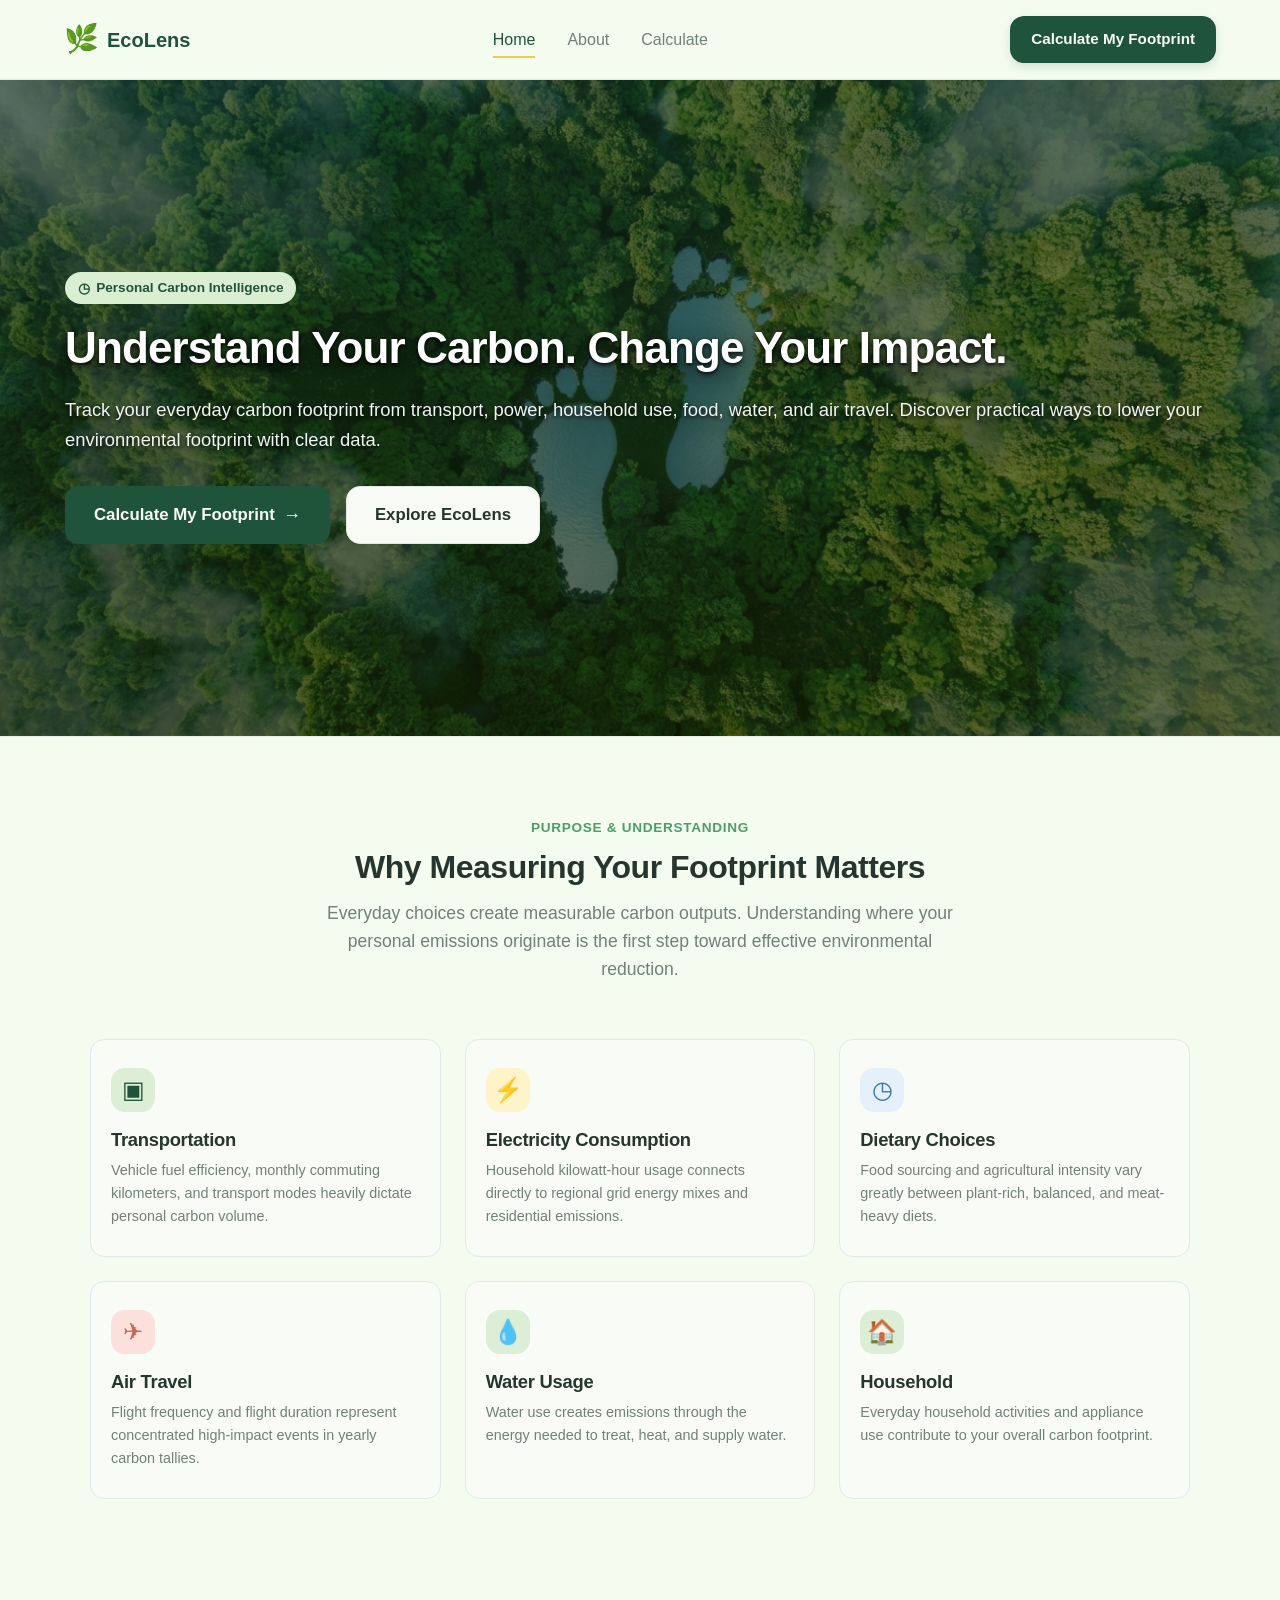
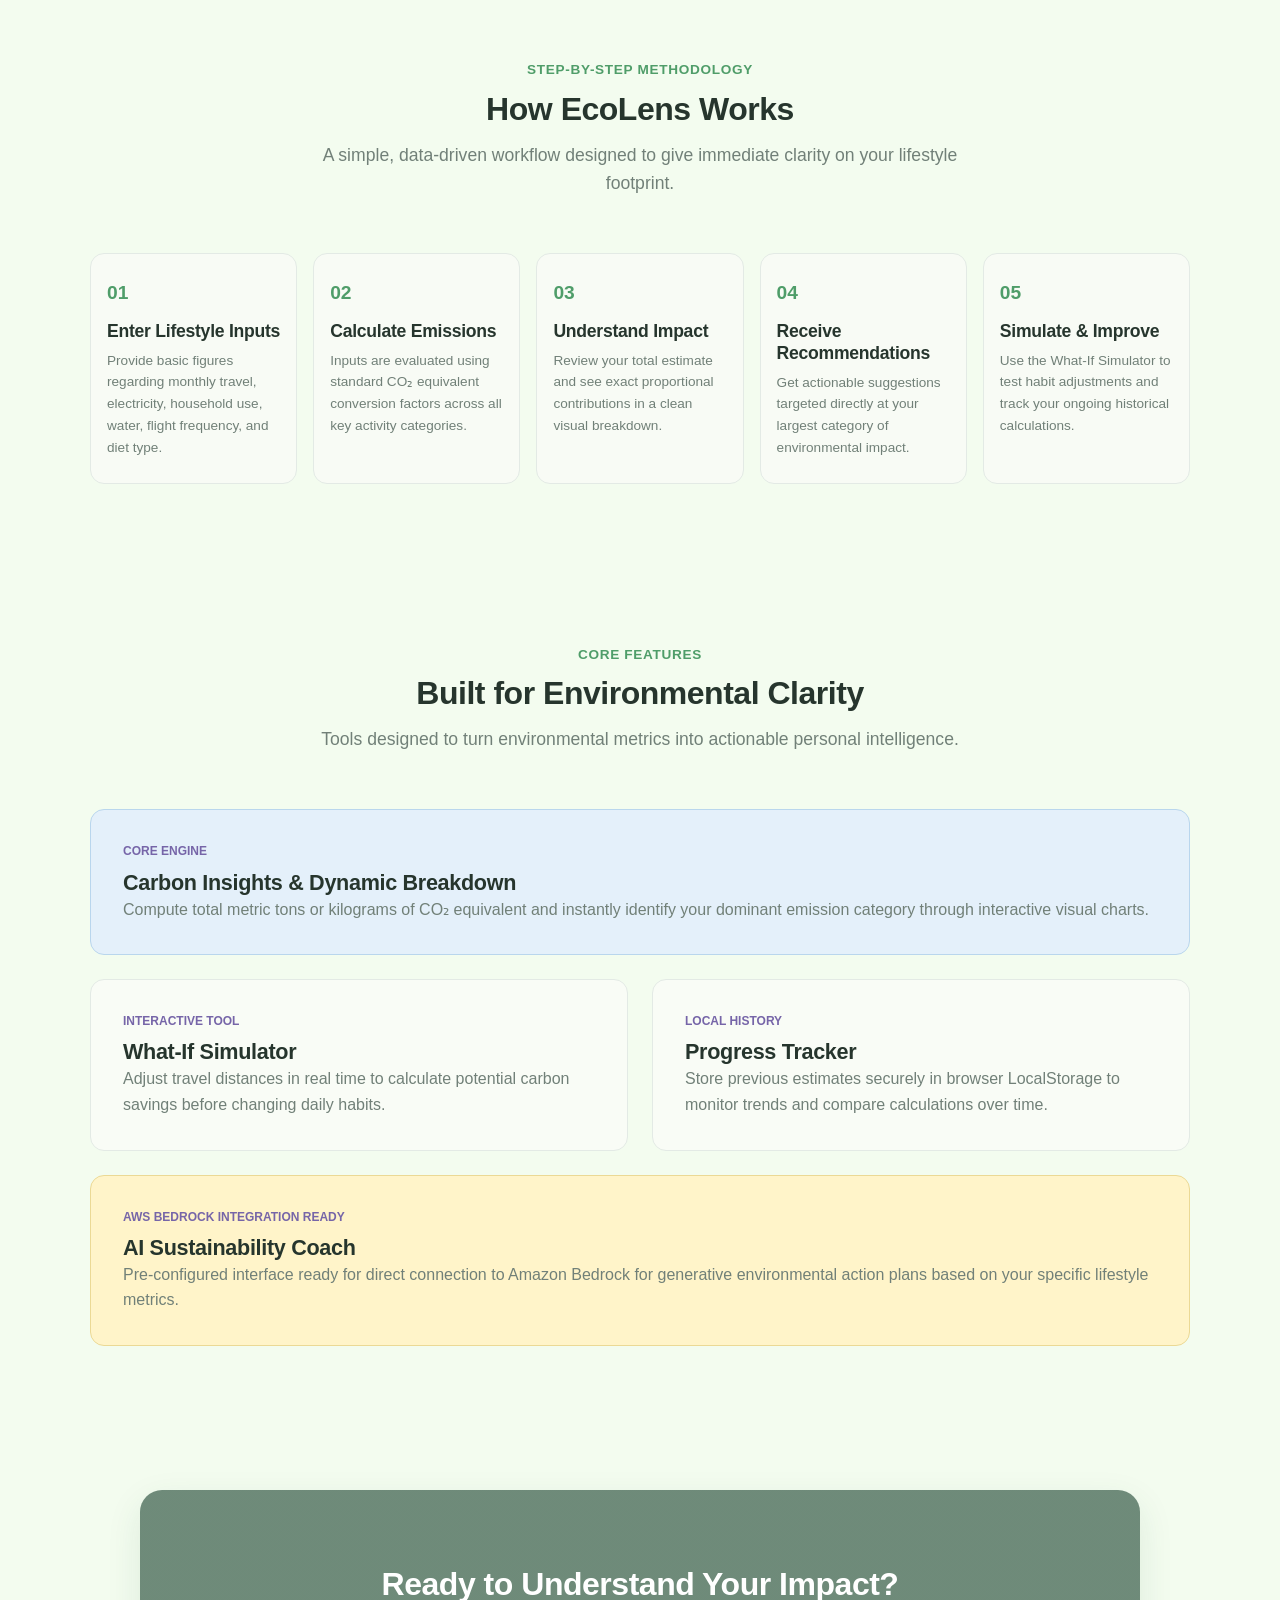
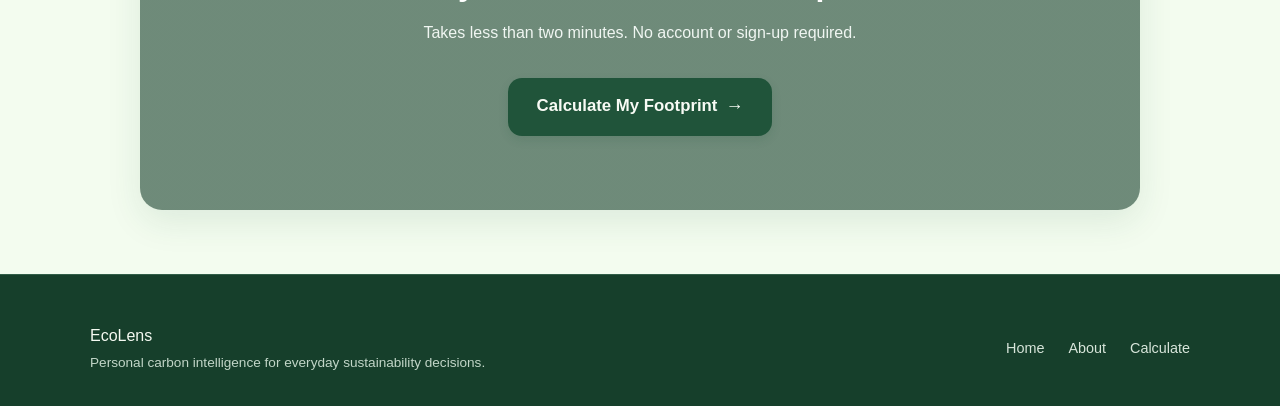
<file: index.html>
<!DOCTYPE html>
<html lang="en">
<head>
  <meta charset="UTF-8" />
  <meta name="viewport" content="width=device-width, initial-scale=1.0" />
  <title>EcoLens AI — Understand Your Carbon Impact</title>
  <link rel="stylesheet" href="style.css" />
</head>

<body>

  <!-- Navigation Bar -->
  <header class="site-header">
    <div class="nav-container">

      <a href="index.html" class="brand-logo">
        <span class="logo-icon" style="font-size:28px;">🌿</span>
        <span class="brand-name">EcoLens</span>
      </a>

      <nav class="nav-links">
        <a href="index.html" class="nav-link active">Home</a>
        <a href="about.html" class="nav-link">About</a>
        <a href="calculator.html" class="nav-link">Calculate</a>
      </nav>

      <a href="calculator.html" class="btn btn-primary nav-cta">
        Calculate My Footprint
      </a>

    </div>
  </header>


  <main>

    <!-- Hero Section -->
    <section class="hero-section">

      <div class="hero-container">

        <div class="hero-content">

          <div class="badge fade-in-up">
            <span style="font-size:14px;">◷</span>
            Personal Carbon Intelligence
          </div>

          <h1 class="hero-title fade-in-up delay-1">
            Understand Your Carbon. Change Your Impact.
          </h1>

          <p class="hero-subtext fade-in-up delay-2">
            Track your everyday carbon footprint from transport, power,
            household use, food, water, and air travel. Discover practical
            ways to lower your environmental footprint with clear data.
          </p>

          <div class="hero-actions fade-in-up delay-3">

            <a href="calculator.html" class="btn btn-primary btn-large">
              Calculate My Footprint
              <span style="font-size:18px;">→</span>
            </a>

            <a href="#why-ecolens" class="btn btn-outline btn-large">
              Explore EcoLens
            </a>

          </div>

        </div>

      </div>

    </section>


    <!-- Why EcoLens Section -->
    <section id="why-ecolens" class="section why-section">

      <div class="section-container">

        <div class="section-header">

          <span class="section-tag">
            Purpose & Understanding
          </span>

          <h2>
            Why Measuring Your Footprint Matters
          </h2>

          <p>
            Everyday choices create measurable carbon outputs.
            Understanding where your personal emissions originate is
            the first step toward effective environmental reduction.
          </p>

        </div>


        <div class="grid-3-cols">

          <!-- Transportation -->
          <div class="info-card">

            <div class="card-icon">
              <span style="font-size:24px;">▣</span>
            </div>

            <h3>Transportation</h3>

            <p>
              Vehicle fuel efficiency, monthly commuting kilometers,
              and transport modes heavily dictate personal carbon volume.
            </p>

          </div>


          <!-- Electricity -->
          <div class="info-card">

            <div class="card-icon">
              <span style="font-size:24px;">⚡</span>
            </div>

            <h3>Electricity Consumption</h3>

            <p>
              Household kilowatt-hour usage connects directly to
              regional grid energy mixes and residential emissions.
            </p>

          </div>


          <!-- Diet -->
          <div class="info-card">

            <div class="card-icon">
              <span style="font-size:24px;">◷</span>
            </div>

            <h3>Dietary Choices</h3>

            <p>
              Food sourcing and agricultural intensity vary greatly
              between plant-rich, balanced, and meat-heavy diets.
            </p>

          </div>


          <!-- Air Travel -->
          <div class="info-card">

            <div class="card-icon">
              <span style="font-size:24px;">✈</span>
            </div>

            <h3>Air Travel</h3>

            <p>
              Flight frequency and flight duration represent concentrated
              high-impact events in yearly carbon tallies.
            </p>

          </div>


          <!-- Water -->
          <div class="info-card">

            <div class="card-icon">
              <span style="font-size:24px;">💧</span>
            </div>

            <h3>Water Usage</h3>

            <p>
              Water use creates emissions through the energy needed
              to treat, heat, and supply water.
            </p>

          </div>


          <!-- Household -->
          <div class="info-card">

            <div class="card-icon">
              <span style="font-size:24px;">🏠</span>
            </div>

            <h3>Household</h3>

            <p>
              Everyday household activities and appliance use contribute
              to your overall carbon footprint.
            </p>

          </div>

        </div>

      </div>

    </section>


    <!-- How It Works Section -->
    <section class="section process-section">

      <div class="section-container">

        <div class="section-header">

          <span class="section-tag">
            Step-by-Step Methodology
          </span>

          <h2>
            How EcoLens Works
          </h2>

          <p>
            A simple, data-driven workflow designed to give immediate
            clarity on your lifestyle footprint.
          </p>

        </div>


        <div class="process-timeline">

          <!-- Step 1 -->
          <div class="timeline-step">

            <div class="step-num">
              01
            </div>

            <div class="step-body">

              <h4>
                Enter Lifestyle Inputs
              </h4>

              <p>
                Provide basic figures regarding monthly travel,
                electricity, household use, water, flight frequency,
                and diet type.
              </p>

            </div>

          </div>


          <!-- Step 2 -->
          <div class="timeline-step">

            <div class="step-num">
              02
            </div>

            <div class="step-body">

              <h4>
                Calculate Emissions
              </h4>

              <p>
                Inputs are evaluated using standard CO₂ equivalent
                conversion factors across all key activity categories.
              </p>

            </div>

          </div>


          <!-- Step 3 -->
          <div class="timeline-step">

            <div class="step-num">
              03
            </div>

            <div class="step-body">

              <h4>
                Understand Impact
              </h4>

              <p>
                Review your total estimate and see exact proportional
                contributions in a clean visual breakdown.
              </p>

            </div>

          </div>


          <!-- Step 4 -->
          <div class="timeline-step">

            <div class="step-num">
              04
            </div>

            <div class="step-body">

              <h4>
                Receive Recommendations
              </h4>

              <p>
                Get actionable suggestions targeted directly at
                your largest category of environmental impact.
              </p>

            </div>

          </div>


          <!-- Step 5 -->
          <div class="timeline-step">

            <div class="step-num">
              05
            </div>

            <div class="step-body">

              <h4>
                Simulate & Improve
              </h4>

              <p>
                Use the What-If Simulator to test habit adjustments
                and track your ongoing historical calculations.
              </p>

            </div>

          </div>

        </div>

      </div>

    </section>


    <!-- Capabilities Section -->
    <section class="section capabilities-section">

      <div class="section-container">

        <div class="section-header">

          <span class="section-tag">
            Core Features
          </span>

          <h2>
            Built for Environmental Clarity
          </h2>

          <p>
            Tools designed to turn environmental metrics into
            actionable personal intelligence.
          </p>

        </div>


        <div class="capabilities-editorial">

          <!-- Carbon Insights -->
          <div class="cap-card cap-main">

            <div class="cap-badge">
              Core Engine
            </div>

            <h3>
              Carbon Insights & Dynamic Breakdown
            </h3>

            <p>
              Compute total metric tons or kilograms of CO₂ equivalent
              and instantly identify your dominant emission category
              through interactive visual charts.
            </p>

          </div>


          <!-- What If -->
          <div class="cap-card">

            <div class="cap-badge">
              Interactive Tool
            </div>

            <h3>
              What-If Simulator
            </h3>

            <p>
              Adjust travel distances in real time to calculate
              potential carbon savings before changing daily habits.
            </p>

          </div>


          <!-- Progress -->
          <div class="cap-card">

            <div class="cap-badge">
              Local History
            </div>

            <h3>
              Progress Tracker
            </h3>

            <p>
              Store previous estimates securely in browser LocalStorage
              to monitor trends and compare calculations over time.
            </p>

          </div>


          <!-- AI Coach -->
          <div class="cap-card cap-wide">

            <div class="cap-badge">
              AWS Bedrock Integration Ready
            </div>

            <h3>
              AI Sustainability Coach
            </h3>

            <p>
              Pre-configured interface ready for direct connection
              to Amazon Bedrock for generative environmental action
              plans based on your specific lifestyle metrics.
            </p>

          </div>

        </div>

      </div>

    </section>


    <!-- Final Call to Action -->
    <section class="section cta-section">

      <div class="cta-container">

        <h2>
          Ready to Understand Your Impact?
        </h2>

        <p>
          Takes less than two minutes. No account or sign-up required.
        </p>

        <a href="calculator.html" class="btn btn-primary btn-large">

          Calculate My Footprint

          <span style="font-size:18px;">
            →
          </span>

        </a>

      </div>

    </section>

  </main>


  <!-- Footer -->
  <footer class="site-footer">

    <div class="footer-container">

      <div class="footer-brand">

        <span class="brand-name">
          EcoLens
        </span>

        <p>
          Personal carbon intelligence for everyday sustainability decisions.
        </p>

      </div>


      <div class="footer-nav">

        <a href="index.html">
          Home
        </a>

        <a href="about.html">
          About
        </a>

        <a href="calculator.html">
          Calculate
        </a>

      </div>

    </div>

  </footer>


  <script src="calculator.js"></script>

</body>
</html>
</file>
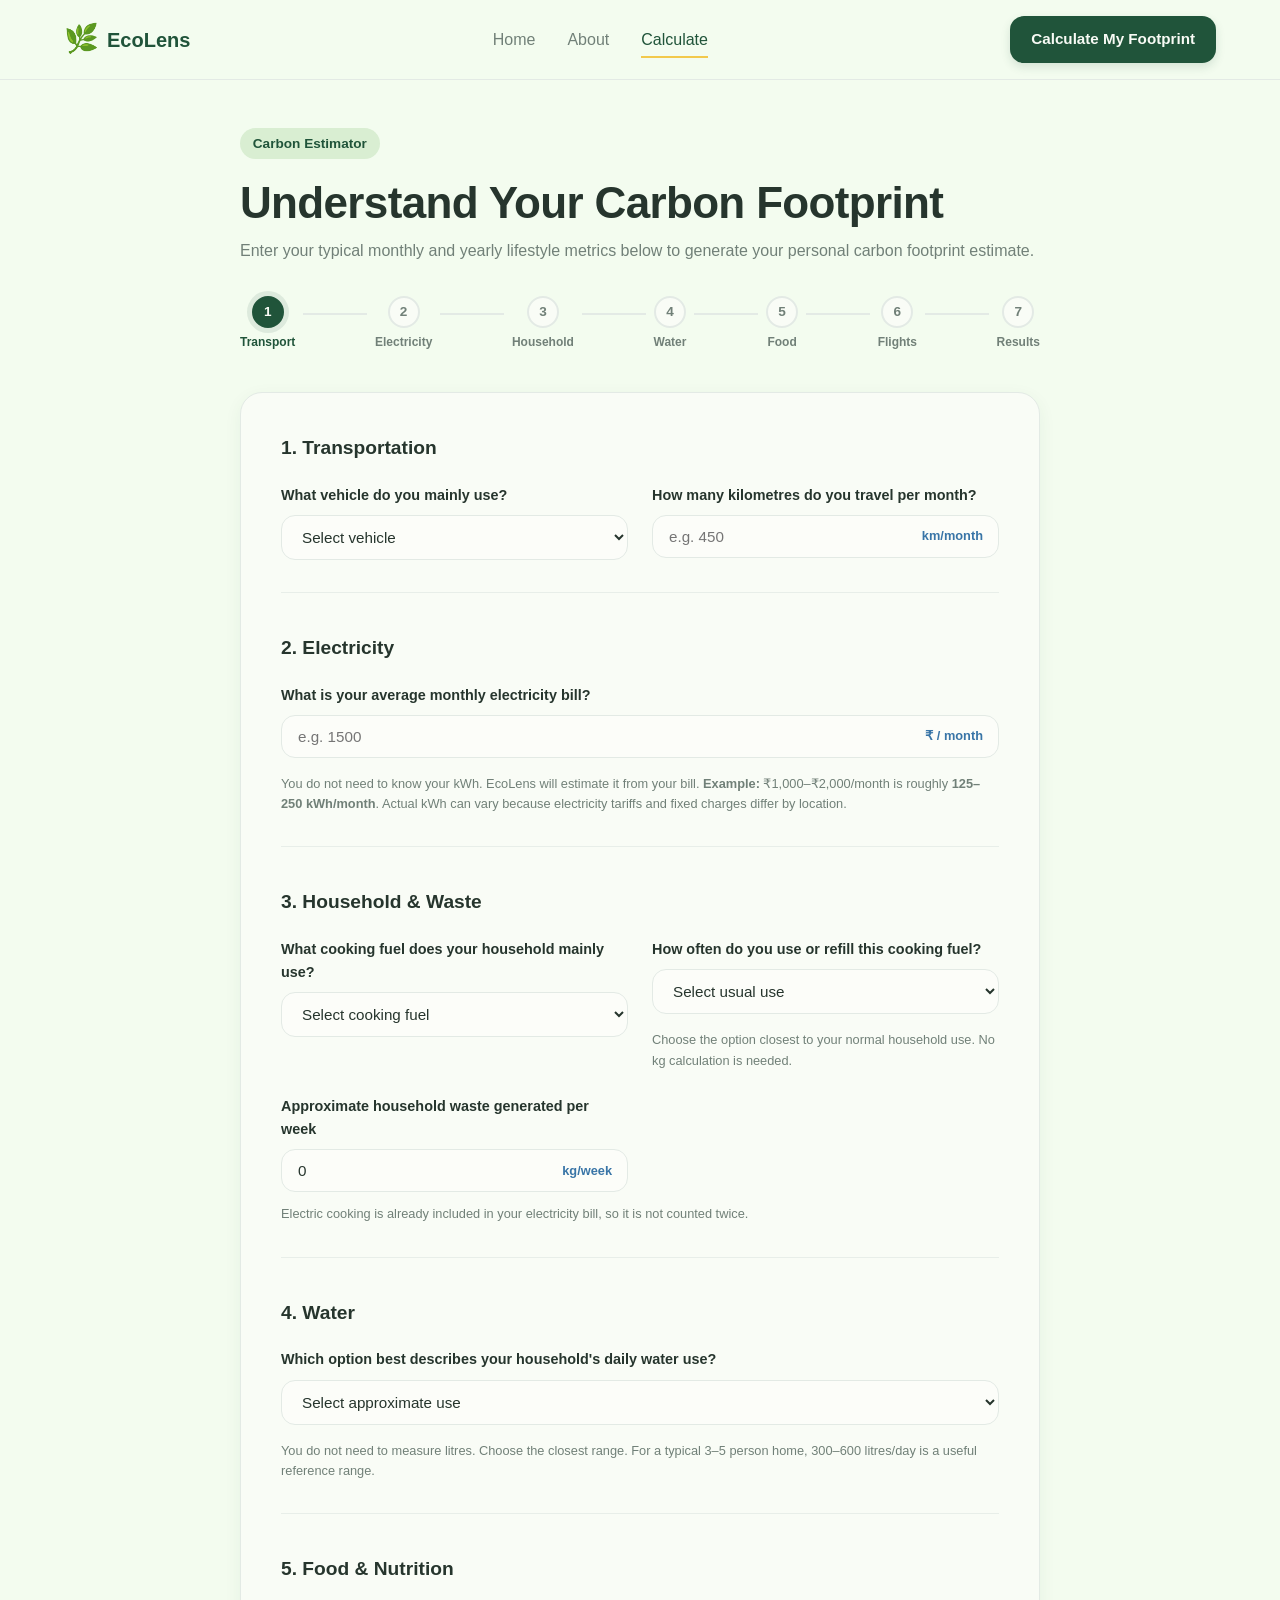
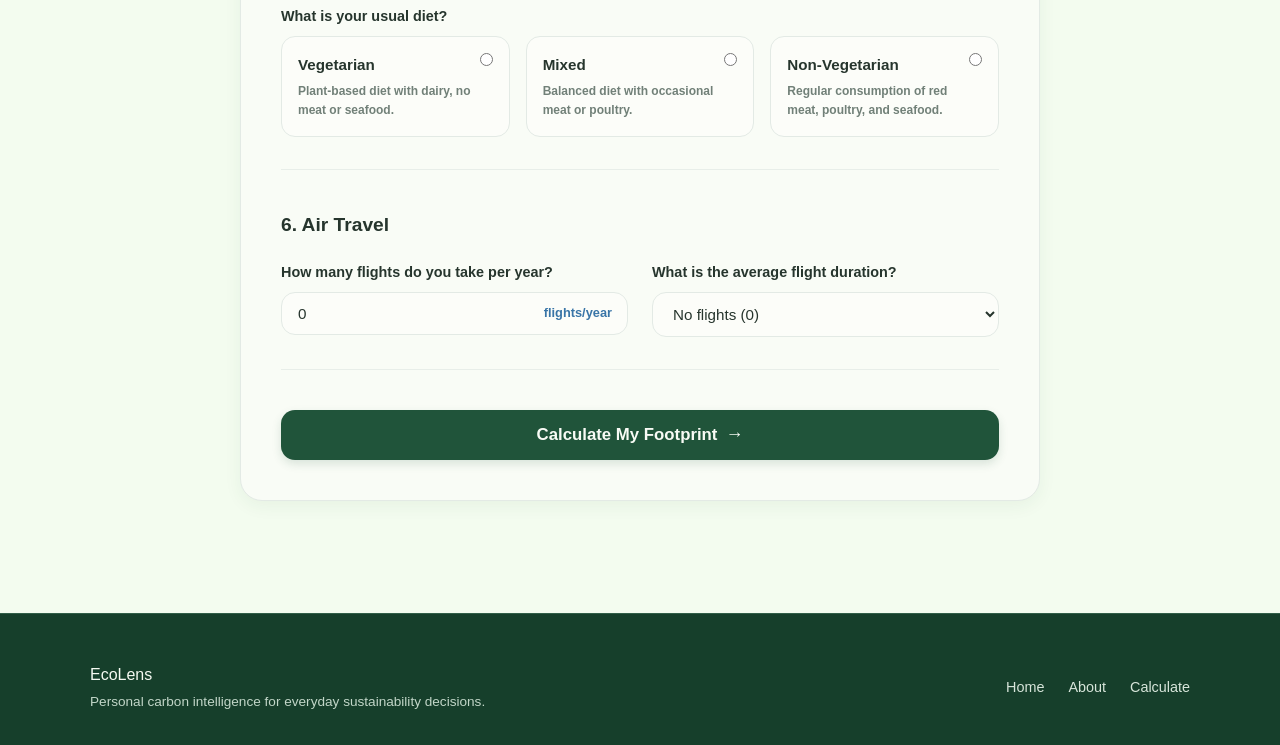
<file: calculator.html>
<!DOCTYPE html>
<html lang="en">
<head>
  <meta charset="UTF-8" />
  <meta name="viewport" content="width=device-width, initial-scale=1.0" />
  <title>EcoLens AI — Carbon Footprint Calculator</title>
  <link rel="stylesheet" href="style.css" />
</head>
<body>

  <!-- Navigation Bar -->
  <header class="site-header">
    <div class="nav-container">
      <a href="index.html" class="brand-logo">
        <span class="logo-icon" style="font-size:28px;">🌿</span>
        <span class="brand-name">EcoLens </span>
      </a>
      <nav class="nav-links">
        <a href="index.html" class="nav-link">Home</a>
        <a href="about.html" class="nav-link">About</a>
        <a href="calculator.html" class="nav-link active">Calculate</a>
      </nav>
      <a href="calculator.html" class="btn btn-primary nav-cta">Calculate My Footprint</a>
    </div>
  </header>

  <main class="calculator-page">
    <div class="calc-container">
      
      <!-- Calculator Header -->
      <div class="calc-header text-center">
        <span class="badge">Carbon Estimator</span>
        <h1>Understand Your Carbon Footprint</h1>
        <p>Enter your typical monthly and yearly lifestyle metrics below to generate your personal carbon footprint estimate.</p>
        
        <!-- Interactive Progress Indicator -->
        <div class="progress-indicator">
          <div class="progress-step active" id="p-step-1">
            <span class="step-circle">1</span>
            <span class="step-label">Transport</span>
          </div>
          <div class="progress-line"></div>
          <div class="progress-step" id="p-step-2">
            <span class="step-circle">2</span>
            <span class="step-label">Electricity</span>
          </div>
          <div class="progress-line"></div>
          <div class="progress-step" id="p-step-3">
            <span class="step-circle">3</span>
            <span class="step-label">Household</span>
          </div>
          <div class="progress-line"></div>
          <div class="progress-step" id="p-step-4">
            <span class="step-circle">4</span>
            <span class="step-label">Water</span>
          </div>
          <div class="progress-line"></div>
          <div class="progress-step" id="p-step-5">
            <span class="step-circle">5</span>
            <span class="step-label">Food</span>
          </div>
          <div class="progress-line"></div>
          <div class="progress-step" id="p-step-6">
            <span class="step-circle">6</span>
            <span class="step-label">Flights</span>
          </div>
          <div class="progress-line"></div>
          <div class="progress-step" id="p-step-7">
            <span class="step-circle">7</span>
            <span class="step-label">Results</span>
          </div>
        </div>
      </div>

      <!-- Form Card -->
      <div class="card form-card">
        <form id="footprint-form" onsubmit="return false;">
          
          <!-- Section 1: Transportation -->
          <div class="form-section" id="sec-transportation">
            <div class="section-title">
              <span>1. Transportation</span>
            </div>

            <div class="form-grid">
              <div class="form-group">
                <label for="vehicle-type">What vehicle do you mainly use?</label>
                <select id="vehicle-type" class="form-control" required>
                  <option value="" disabled selected>Select vehicle</option>
                  <option value="car">Car (Petrol/Diesel)</option>
                  <option value="electric">Electric Vehicle (EV)</option>
                  <option value="bus">Public Bus</option>
                  <option value="train">Train / Metro</option>
                  <option value="auto">Auto / Rickshaw</option>
                  <option value="bike">Motorcycle / Scooter</option>
                  <option value="walk">Walk / Cycle</option>
                </select>
              </div>

              <div class="form-group">
                <label for="transport-distance">How many kilometres do you travel per month?</label>
                <div class="input-with-unit">
                  <input type="number" id="transport-distance" class="form-control" min="0" placeholder="e.g. 450" required />
                  <span class="unit-tag">km/month</span>
                </div>
              </div>
            </div>
          </div>

          <!-- Section 2: Electricity -->
          <div class="form-section" id="sec-electricity">
            <div class="section-title">
              <span>2. Electricity</span>
            </div>

            <div class="form-group">
              <label for="electricity-bill">What is your average monthly electricity bill?</label>
              <div class="input-with-unit">
                <input type="number" id="electricity-bill" class="form-control" min="0" placeholder="e.g. 1500" required />
                <span class="unit-tag">₹ / month</span>
              </div>
              <p style="font-size:0.8rem; margin-top:0.5rem;">
                You do not need to know your kWh. EcoLens will estimate it from your bill.
                <strong>Example:</strong> ₹1,000–₹2,000/month is roughly <strong>125–250 kWh/month</strong>.
                Actual kWh can vary because electricity tariffs and fixed charges differ by location.
              </p>
            </div>
          </div>

          <!-- Section 3: Household -->
          <div class="form-section" id="sec-household">
            <div class="section-title">
              <span>3. Household & Waste</span>
            </div>

            <div class="form-grid">
              <div class="form-group">
                <label for="cooking-fuel">What cooking fuel does your household mainly use?</label>
                <select id="cooking-fuel" class="form-control" required>
                  <option value="" disabled selected>Select cooking fuel</option>
                  <option value="lpg">LPG</option>
                  <option value="png">Piped Natural Gas (PNG)</option>
                  <option value="electric">Electric / Induction</option>
                  <option value="biogas">Biogas</option>
                  <option value="firewood">Firewood</option>
                  <option value="charcoal">Charcoal</option>
                  <option value="kerosene">Kerosene</option>
                  <option value="other">Other / Not Listed</option>
                </select>
              </div>

              <div class="form-group">
                <label for="cooking-frequency">How often do you use or refill this cooking fuel?</label>
                <select id="cooking-frequency" class="form-control" required>
                  <option value="" disabled selected>Select fuel first</option>
                </select>
                <p id="cooking-frequency-help" style="font-size:0.8rem; margin-top:0.5rem;">
                  Choose the option closest to your normal household use. No kg calculation is needed.
                </p>
              </div>

              <div class="form-group">
                <label for="waste-kg">Approximate household waste generated per week</label>
                <div class="input-with-unit">
                  <input type="number" id="waste-kg" class="form-control" min="0" step="0.1" value="0" placeholder="e.g. 5" required />
                  <span class="unit-tag">kg/week</span>
                </div>
              </div>
            </div>

            <p style="font-size:0.8rem; margin-top:0.75rem;">
              Electric cooking is already included in your electricity bill, so it is not counted twice.
            </p>
          </div>

          <!-- Section 4: Water -->
          <div class="form-section" id="sec-water">
            <div class="section-title">
              <span>4. Water</span>
            </div>

            <div class="form-group">
              <label for="water-use-range">Which option best describes your household's daily water use?</label>
              <select id="water-use-range" class="form-control" required>
                <option value="" disabled selected>Select approximate use</option>
                <option value="low">Up to 300 litres/day — lower use</option>
                <option value="normal">301–600 litres/day — typical use</option>
                <option value="high">601–900 litres/day — high use</option>
                <option value="excessive">More than 900 litres/day — very high use</option>
              </select>
              <p style="font-size:0.8rem; margin-top:0.5rem;">
                You do not need to measure litres. Choose the closest range. For a typical 3–5 person home,
                300–600 litres/day is a useful reference range.
              </p>
            </div>
          </div>

          <!-- Section 4: Food -->
          <div class="form-section" id="sec-food">
            <div class="section-title">
              <span>5. Food & Nutrition</span>
            </div>

            <div class="form-group">
              <label>What is your usual diet?</label>
              <div class="radio-cards-group">
                <label class="radio-card">
                  <input type="radio" name="diet" value="vegetarian" required />
                  <div class="radio-card-content">
                    <span class="radio-title">Vegetarian</span>
                    <span class="radio-desc">Plant-based diet with dairy, no meat or seafood.</span>
                  </div>
                </label>

                <label class="radio-card">
                  <input type="radio" name="diet" value="mixed" />
                  <div class="radio-card-content">
                    <span class="radio-title">Mixed</span>
                    <span class="radio-desc">Balanced diet with occasional meat or poultry.</span>
                  </div>
                </label>

                <label class="radio-card">
                  <input type="radio" name="diet" value="non-vegetarian" />
                  <div class="radio-card-content">
                    <span class="radio-title">Non-Vegetarian</span>
                    <span class="radio-desc">Regular consumption of red meat, poultry, and seafood.</span>
                  </div>
                </label>
              </div>
            </div>
          </div>

          <!-- Section 5: Flights -->
          <div class="form-section" id="sec-flights">
            <div class="section-title">
              <span>6. Air Travel</span>
            </div>

            <div class="form-grid">
              <div class="form-group">
                <label for="flight-count">How many flights do you take per year?</label>
                <div class="input-with-unit">
                  <input type="number" id="flight-count" class="form-control" min="0" value="0" required />
                  <span class="unit-tag">flights/year</span>
                </div>
              </div>

              <div class="form-group">
                <label for="flight-duration">What is the average flight duration?</label>
                <select id="flight-duration" class="form-control">
                  <option value="none" selected>No flights (0)</option>
                  <option value="short">Short (&lt; 3 hours)</option>
                  <option value="medium">Medium (3 – 6 hours)</option>
                  <option value="long">Long (&gt; 6 hours)</option>
                </select>
              </div>
            </div>
          </div>

          <!-- Error Alert -->
          <div id="form-error" class="alert alert-error" style="display: none;">
            Please fill in all required fields accurately before calculating.
          </div>

          <!-- Action Button -->
          <div class="form-actions text-center">
            <button type="button" id="btn-calculate" class="btn btn-primary btn-large btn-block">
              Calculate My Footprint
              <span style="font-size:18px;">→</span>
            </button>
          </div>
        </form>
      </div>
      <div id="results-wrapper" class="results-wrapper" style="display: none;">
        
        <!-- Results Main Card -->
        <div class="card results-card fade-in-up">
          <div class="results-header">
            <span class="badge badge-success">Calculation Complete</span>
            <h2>Your Estimated Carbon Footprint</h2>
            
            <div class="main-metric-display">
              <span id="res-total-value" class="metric-number">0.0</span>
              <span class="metric-unit-large">kg CO₂e / month</span>
            </div>
            <p class="metric-subtext">Equivalent to <strong id="res-annual-value">0.0</strong> metric tons CO₂e per year</p>
          </div>

          <!-- Biggest Contributor Box -->
          <div class="contributor-box">
            <div class="contributor-icon">
              <span style="font-size:24px;">⚠</span>
            </div>
            <div class="contributor-text">
              <span class="contributor-title">Your biggest contributor is <strong id="res-biggest-name">—</strong></span>
              <p id="res-biggest-desc">Calculating primary driver...</p>
            </div>
            <div class="contributor-badge" id="res-biggest-percent">0%</div>
          </div>

          <!-- Breakdown Chart -->
          <div class="breakdown-section">
            <h3>Impact Breakdown by Activity</h3>
            <div class="breakdown-list">
              
              <div class="breakdown-item">
                <div class="item-meta">
                  <span class="item-name">Transportation</span>
                  <span class="item-values"><span id="val-transport">0</span> kg (<span id="pct-transportation">0%</span>)</span>
                </div>
                <div class="item-bar-track">
                  <div class="item-bar-fill fill-transport" id="bar-transport" style="width: 0%;"></div>
                </div>
              </div>

              <div class="breakdown-item">
                <div class="item-meta">
                  <span class="item-name">Electricity</span>
                  <span class="item-values"><span id="val-electricity">0</span> kg (<span id="pct-electricity">0%</span>)</span>
                </div>
                <div class="item-bar-track">
                  <div class="item-bar-fill fill-electricity" id="bar-electricity" style="width: 0%;"></div>
                </div>
              </div>

              <div class="breakdown-item">
                <div class="item-meta">
                  <span class="item-name">Household & Waste</span>
                  <span class="item-values"><span id="val-household">0</span> kg (<span id="pct-household">0%</span>)</span>
                </div>
                <div class="item-bar-track">
                  <div class="item-bar-fill" id="bar-household" style="width: 0%; background-color: var(--color-cyprus);"></div>
                </div>
              </div>

              <div class="breakdown-item">
                <div class="item-meta">
                  <span class="item-name">Water</span>
                  <span class="item-values"><span id="val-water">0</span> kg (<span id="pct-water">0%</span>)</span>
                </div>
                <div class="item-bar-track">
                  <div class="item-bar-fill fill-water" id="bar-water" style="width: 0%; background-color: var(--color-meadow);"></div>
                </div>
              </div>

              <div class="breakdown-item">
                <div class="item-meta">
                  <span class="item-name">Food & Diet</span>
                  <span class="item-values"><span id="val-food">0</span> kg (<span id="pct-food">0%</span>)</span>
                </div>
                <div class="item-bar-track">
                  <div class="item-bar-fill fill-food" id="bar-food" style="width: 0%;"></div>
                </div>
              </div>

              <div class="breakdown-item">
                <div class="item-meta">
                  <span class="item-name">Air Travel</span>
                  <span class="item-values"><span id="val-flights">0</span> kg (<span id="pct-flights">0%</span>)</span>
                </div>
                <div class="item-bar-track">
                  <div class="item-bar-fill fill-flights" id="bar-flights" style="width: 0%;"></div>
                </div>
              </div>

            </div>
          </div>

          <!-- Dynamic Result Insight -->
          <div class="insight-box" id="res-insight">
            <!-- Dynamic text inserted by JavaScript -->
          </div>
        </div>

        <!-- Smart Sustainability Coach -->
<div class="card coach-card fade-in-up">
  <div class="coach-header">
    <div class="coach-title-area">
      <span style="font-size:22px;">🌱</span>
      <h3>Smart Sustainability Coach</h3>
    </div>
    <span class="preview-tag">Personalized recommendations</span>
  </div>

  <div class="coach-intro">
    <p>
      Based on your carbon footprint, EcoLens identifies your biggest
      contributor and gives you simple actions to reduce your impact.
    </p>
  </div>

  <div class="coach-recommendations" id="coach-recs-list">
    <!-- Personalized recommendations are generated by calculator.js -->
  </div>
</div>
        <!-- What-If Simulator -->
        <div class="card simulator-card fade-in-up">
          <div class="sim-header">
            <span style="font-size:22px;">ⓘ</span>
            <h3>What-If Simulator</h3>
          </div>
          <p>Test transport and electricity changes in real-time to estimate potential monthly carbon reductions.</p>

          <div class="sim-body">
            <div class="sim-control-group">
              <label for="sim-transport-slider">
                Adjust Monthly Travel Distance: <strong id="sim-distance-val">0</strong> km
              </label>
              <input type="range" id="sim-transport-slider" min="0" max="2000" step="10" class="sim-slider" />
            </div>

            <div class="sim-control-group">
              <label for="sim-electricity-slider">
                Adjust Monthly Electricity Use: <strong id="sim-electricity-val">0</strong> kWh
              </label>
              <input type="range" id="sim-electricity-slider" min="0" max="1000" step="10" class="sim-slider" />
            </div>

            <div class="sim-results-grid">
              <div class="sim-metric-card">
                <span class="sim-label">Current Estimate</span>
                <span class="sim-value" id="sim-current-val">0.0 kg</span>
              </div>
              <div class="sim-metric-card">
                <span class="sim-label">Simulated Estimate</span>
                <span class="sim-value" id="sim-new-val">0.0 kg</span>
              </div>
              <div class="sim-metric-card sim-highlight">
                <span class="sim-label">Potential Difference</span>
                <span class="sim-value" id="sim-diff-val">0.0 kg</span>
              </div>
            </div>
          </div>
        </div>

        <!-- Local History Tracker -->
        <div class="card history-card fade-in-up">
          <div class="history-header">
            <h3>Calculation History & Local Progress</h3>
            <button id="btn-clear-history" class="btn btn-outline btn-small">Clear History</button>
          </div>
          <p class="history-subtitle">Stored securely in your browser LocalStorage.</p>

          <div id="history-container">
            <!-- Rendered by JS -->
          </div>
        </div>

        <!-- Reset & Recalculate -->
        <div class="reset-area text-center" style="margin-top: 2rem;">
          <button id="btn-reset-calc" class="btn btn-outline btn-large">
            <span style="font-size:18px;">↻</span>
            Start New Calculation
          </button>
        </div>

      </div> <!-- End Results Wrapper -->

    </div>
  </main>

  <!-- Footer -->
  <footer class="site-footer">
    <div class="footer-container">
      <div class="footer-brand">
        <span class="brand-name">EcoLens</span>
        <p>Personal carbon intelligence for everyday sustainability decisions.</p>
      </div>
      <div class="footer-nav">
        <a href="index.html">Home</a>
        <a href="about.html">About</a>
        <a href="calculator.html">Calculate</a>
      </div>
    </div>
  </footer>

  <script src="calculator.js"></script>
</body>
</html>
</file>
<file: style.css>
:root {

  --bg-white: #f3fceffb;
  --bg-ice: #F4FAF6;
  --bg-ghost: #F8FBF9;
  --bg-cream: #a018ad;

  --color-meadow: #4F9D69;
  --color-bright-green: #6FBE7C;
  --color-deep-jungle: #20543A;
  --color-dark-green: #163F2B;

  --color-blue: #5B9BD5;
  --color-blue-dark: #3975A7;
  --color-blue-light: #E4F0FA;

  --color-yellow: #F2C94C;
  --color-yellow-dark: #B8860B;
  --color-yellow-light: #FFF4C9;

  --color-orange: #E89B4A;
  --color-orange-dark: #C97825;
  --color-orange-light: #FFF0DC;

  --color-coral: #E98273;
  --color-coral-dark: #C96558;
  --color-coral-light: #FBE0DC;

  --color-purple: #7665A8;
  --color-purple-light: #EEE9FA;
  --color-purple-border: #D5CBEF;

  --text-dark: #26352D;
  --text-main: #34443B;
  --text-muted: #718078;
  --text-light: #FFFFFF;

  --border-light: #E3EAE5;
  --border-medium: #CCD9D0;
  --border-subtle: #E8EEE9;

  --radius-sm: 8px;
  --radius-md: 14px;
  --radius-lg: 22px;
  --radius-pill: 999px;

  --shadow-subtle: 0 5px 18px rgba(32, 84, 58, 0.06);
  --shadow-card: 0 12px 35px rgba(32, 84, 58, 0.10);

  --transition-fast: 0.2s ease;
  --transition-normal: 0.3s ease;
}

* {
  box-sizing: border-box;
  margin: 0;
  padding: 0;
}

html {
  scroll-behavior: smooth;

  font-family:
    "Segoe UI",
    "Inter",
    -apple-system,
    BlinkMacSystemFont,
    sans-serif;

  background-color: var(--bg-white);
  color: var(--text-main);
  line-height: 1.6;
}

body {
  min-height: 100vh;
  display: flex;
  flex-direction: column;
  background-color: var(--bg-white);
}

main {
  flex: 1;
}

a {
  color: inherit;
  text-decoration: none;
}

p {
  color: var(--text-muted);
}

h1,
h2,
h3,
h4 {
  color: var(--text-dark);
  font-weight: 700;
  line-height: 1.25;
  letter-spacing: -0.015em;
}

h1 { font-size: 2.75rem; }

h2 { font-size: 2rem; }

h3 { font-size: 1.35rem; }

h4 { font-size: 1.1rem;}


/* =========================================================
   OUR VISION
   ========================================================= */

.vision-section {
  background-color: #E4F2E7;
}

.vision-layout {
  display: grid;
  grid-template-columns: 1fr 1fr;
  align-items: center;
  gap: 5rem;

  max-width: 1100px;
  margin: 0 auto;
}


/* =========================================================
   LAYERED IMAGES
   ========================================================= */

.vision-images {
  position: relative;

  width: 100%;
  max-width: 500px;

  min-height: 420px;
}

.vision-main-image {
  position: absolute;

  top: 0;
  left: 0;

  width: 82%;
  height: 350px;

  overflow: hidden;

  border-radius: var(--radius-lg);

  box-shadow: var(--shadow-card);
}

.vision-main-image img {
  width: 100%;
  height: 100%;

  object-fit: cover;

  display: block;
}


.vision-small-image {
  position: absolute;
  right: 0;
  bottom: 0;
  width: 52%;
  height: 220px;
  overflow: hidden;
  border-radius: var(--radius-lg);
  border: 3px solid #E4F2E7;
  box-shadow: 0 12px 30px rgba(22, 63, 43, 0.18);
  background-color: #FFFFFF;
}

.vision-small-image img {
  width: 100%;
  height: 100%;
  object-fit: cover;
  display: block;
}


/* =========================================================
   VISION TEXT
   ========================================================= */

.vision-text {
  max-width: 520px;
}

.vision-text .section-tag {
  display: inline-block;
  margin-bottom: 1rem;
}

.vision-text h2 {
  margin-bottom: 1.25rem;
  color: var(--color-deep-jungle);
  font-size: 2.4rem;
  line-height: 1.2;
}

.vision-text p {
  color: var(--text-secondary);
  font-size: 1rem;
  line-height: 1.8;
}


/* =========================================================
   RESPONSIVE
   ========================================================= */

@media (max-width: 900px) {

  .vision-layout {
    grid-template-columns: 1fr;
    gap: 3rem;
  }

  .vision-images {
    margin: 0 auto;
  }

  .vision-text {
    max-width: 700px;
    margin: 0 auto;
    text-align: center;
  }

}

@media (max-width: 600px) {

  .vision-images {
    min-height: 350px;
  }

  .vision-main-image {
    width: 85%;
    height: 290px;
  }

  .vision-small-image {
    width: 55%;
    height: 170px;

    border-width: 6px;
  }

  .vision-text h2 {
    font-size: 1.9rem;
  }

}


.site-header {
  background-color: var(--bg-white);
  border-bottom: 1px solid var(--border-light);
  position: sticky;
  top: 0;
  z-index: 100;
  backdrop-filter: blur(10px);
}

.nav-container {
  max-width: 1200px;
  margin: 0 auto;
  padding: 1rem 1.5rem;

  display: flex;
  align-items: center;
  justify-content: space-between;
}

.brand-logo {
  display: flex;
  align-items: center;
  gap: 0.5rem;
  font-weight: 750;
  font-size: 1.25rem;
  color: var(--color-deep-jungle);
  transition: transform var(--transition-fast);
}

.brand-logo:hover {
  transform: translateY(-1px);
}

.brand-tag {
  background-color: #D2E8C8;
  color: var(--color-deep-jungle);
  border: 1px solid #AFCBA7;
  font-size: 0.75rem;
  padding: 0.1rem 0.4rem;
  border-radius: var(--radius-sm);
  margin-left: 0.2rem;
}

.nav-links {
  display: flex;
  gap: 2rem;
}

.nav-link {
  font-weight: 500;
  color: var(--text-muted);
  transition: color var(--transition-fast);

  position: relative;
}

.nav-link::after {
  content: "";
  position: absolute;
  left: 0;
  bottom: -6px;
  width: 0;
  height: 2px;
  background-color: var(--color-yellow);
  transition: width var(--transition-fast);
}

.nav-link:hover,
.nav-link.active {
  color: var(--color-deep-jungle);
}

.nav-link:hover::after,
.nav-link.active::after {
  width: 100%;
}

.nav-cta {
  display: inline-flex;
}

.btn {
  display: inline-flex;
  align-items: center;
  justify-content: center;
  gap: 0.5rem;
  padding: 0.65rem 1.25rem;
  font-size: 0.95rem;
  font-weight: 600;
  border-radius: var(--radius-md);
  border: 1px solid transparent;
  cursor: pointer;

  transition:
    transform var(--transition-fast),
    background-color var(--transition-fast),
    box-shadow var(--transition-fast),
    border-color var(--transition-fast);
}

.btn:hover {
  transform: translateY(-2px);
}

.btn-primary {
  background-color: var(--color-deep-jungle);
  color: #F8FBF5;
  box-shadow: 0 4px 10px rgba(32, 84, 58, 0.15);
}

.btn-primary:hover {
  background-color: var(--color-dark-green);
  box-shadow: 0 7px 16px rgba(32, 84, 58, 0.20);
}

.btn-outline {
  background-color: #F8FBF5;
  color: var(--text-dark);
  border-color: var(--border-light);
}

.btn-outline:hover {
  border-color: var(--color-meadow);
  color: var(--color-deep-jungle);
  background-color: #EEF6E9;
}

.btn-large {
  padding: 0.85rem 1.75rem;
  font-size: 1.05rem;
}

.btn-small {
  padding: 0.4rem 0.85rem;
  font-size: 0.85rem;
}

.btn-block {
  width: 100%;
}

.badge {
  display: inline-flex;
  align-items: center;
  gap: 0.4rem;
  background-color: #D9EED2;
  color: var(--color-deep-jungle);
  font-size: 0.85rem;
  font-weight: 600;
  padding: 0.3rem 0.8rem;
  border-radius: var(--radius-pill);
  margin-bottom: 1rem;
}

.badge-light {
  background-color: rgba(255, 255, 255, 0.18);
  color: #F8FBF5;
}

.badge-success {
  background-color: #DDF0D6;

  color: var(--color-deep-jungle);
}

.section {
  padding: 5rem 1.5rem;
}

.section-container {
  max-width: 1100px;
  margin: 0 auto;
}

.section-header {
  text-align: center;
  max-width: 650px;
  margin: 0 auto 3.5rem auto;
}

.section-header.align-left {
  text-align: left;
  margin-left: 0;
}

.section-tag {
  color: var(--color-meadow);
  font-weight: 700;
  font-size: 0.85rem;
  text-transform: uppercase;
  letter-spacing: 0.05em;
  display: block;
  margin-bottom: 0.5rem;
}

.section-header p {
  margin-top: 0.75rem;
  font-size: 1.1rem;
}

.bg-light {
  background-color: var(--bg-ice);
}

.hero-section {
  padding: 12rem 1.5rem;
  background-image:
linear-gradient(rgba(12, 40, 26, 0.6), rgba(19, 32, 1, 0.6)),
   url("hero.png");
  background-size: cover;
  background-position: center;
  background-repeat: no-repeat;
  border-bottom: 1px solid var(--border-subtle);
  position: relative;
  overflow: hidden;
}

.hero-container {
  max-width: 1150px;
  margin: 0 auto;
  display: flex;
  align-items: center;
  position: relative;
  z-index: 2;
}

.hero-title {
  margin-bottom: 1.25rem;
  color: #ffffff;
  text-shadow: 
    0 2px 4px rgba(0, 0, 0, 0.9),
    0 8px 24px rgba(0, 0, 0, 0.7);
  letter-spacing: -0.02em;
}

.hero-subtext {
  font-size: 1.15rem;
  margin-bottom: 2rem;
  color: #F0F6F2;
  text-shadow: 
    0 2px 4px rgba(0, 0, 0, 0.9),
    0 8px 24px rgba(0, 0, 0, 0.7);
}

.hero-actions {
  display: flex;
  gap: 1rem;
  flex-wrap: wrap;
}

.grid-3-cols {
  display: grid;
  grid-template-columns: repeat(3, 1fr);
  gap: 1.5rem;
}

.grid-4-cols {
  display: grid;
  grid-template-columns: repeat(4, 1fr);
  gap: 1.5rem;
}
.info-card {
  background: #F9FCF6;
  border: 1px solid var(--border-light);
  border-radius: var(--radius-md);
  padding: 1.75rem 1.25rem;
  transition:
    transform var(--transition-fast),
    border-color var(--transition-fast),
    box-shadow var(--transition-fast);
}

.info-card:hover {
  transform: translateY(-5px);
  border-color: #A8C79F;
  box-shadow: var(--shadow-card);
}

.card-icon {
  width: 44px;
  height: 44px;
  background-color: #DCEED5;
  color: var(--color-deep-jungle);
  border-radius: var(--radius-md);
  display: flex;
  align-items: center;
  justify-content: center;
  margin-bottom: 1rem;
  transition: transform var(--transition-fast);
}

.info-card:nth-child(1) .card-icon {
  background-color: #DCEED5;
  color: var(--color-deep-jungle);
}

.info-card:nth-child(2) .card-icon {
  background-color: var(--color-yellow-light);
  color: var(--color-yellow-dark);
}

.info-card:nth-child(3) .card-icon {
  background-color: var(--color-blue-light);
  color: var(--color-blue-dark);
}

.info-card:nth-child(4) .card-icon {
  background-color: var(--color-coral-light);
  color: var(--color-coral-dark);
}

.info-card:hover .card-icon {
  transform: scale(1.06);
}

.info-card h3 {
  margin-bottom: 0.5rem;
  font-size: 1.15rem;
}

.info-card p {
  font-size: 0.9rem;
}

.process-timeline {
  display: grid;
  grid-template-columns: repeat(5, 1fr);
  gap: 1rem;
  position: relative;
}

.timeline-step {
  background: #F8FBF5;
  border: 1px solid var(--border-light);
  border-radius: var(--radius-md);
  padding: 1.5rem 1rem;
  transition:
    transform var(--transition-fast),
    border-color var(--transition-fast);
}

.timeline-step:hover {
  transform: translateY(-3px);
  border-color: #A8C79F;
}

.step-num {
  font-size: 1.2rem;
  font-weight: 800;
  color: var(--color-meadow);
  margin-bottom: 0.75rem;
}

.step-body h4 {
  margin-bottom: 0.4rem;
}

.step-body p {
  font-size: 0.85rem;
}

.capabilities-editorial {
  display: grid;
  grid-template-columns: 1fr 1fr;
  gap: 1.5rem;
}

.cap-card {
  background: #F9FCF6;
  border: 1px solid var(--border-light);
  border-radius: var(--radius-md);
  padding: 2rem;
}

.cap-main {
  grid-column: span 2;
  background-color: var(--color-blue-light);
  border-color: #B9D6ED;
}

.cap-wide {
  grid-column: span 2;
  background-color: var(--color-yellow-light);
  border-color: #EBD995;
}

.cap-badge {
  font-size: 0.75rem;
  font-weight: 700;
  text-transform: uppercase;
  color: var(--color-purple);
  margin-bottom: 0.5rem;
}

.cta-section {
  padding: 4rem 1.5rem;
  background-color: var(--bg-white);
}

.cta-container {
  width: 100%;
  max-width: 1000px;
  min-height: 320px;
  margin: 0 auto;
  padding: 4rem 3rem;
  display: flex;
  flex-direction: column;
  align-items: center;
  justify-content: center;
  text-align: center;
  border-radius: var(--radius-lg);
  overflow: hidden;
  position: relative;
  background-image:
    linear-gradient(
      rgba(22, 63, 43, 0.60),
      rgba(22, 63, 43, 0.60)
    ),
    url("https://media.istockphoto.com/id/2166702269/photo/group-of-volunteers-help-solve-environmental-problems-global-teamwork-and-business-world.jpg?s=612x612&w=0&k=20&c=MuSwms86ceY1Y4iDqmD52Hl9I4UeyW6ZyM1d6s4SlRw=");

  background-size: cover;
  background-position: center;
  background-repeat: no-repeat;
  box-shadow: var(--shadow-card);
}

.cta-container h2 {
  color: #FFFFFF;
  margin-bottom: 1rem;
  position: relative;
  z-index: 2;
}

.cta-container p {
  color: #F0F6F2;
  margin-bottom: 2rem;
  max-width: 700px;
  position: relative;
  z-index: 2;
}

.cta-container .btn {
  position: relative;
  z-index: 2;
}
.about-hero-section {
  position: relative;
  padding: 12rem 1.5rem;
  background-image:
    linear-gradient(
      rgba(22, 63, 43, 0.60),
      rgba(22, 63, 43, 0.60)
    ),
    url("about1.jpg");
  background-size: cover;
  background-position: center;
  background-repeat: no-repeat;
  color: #FFFFFF;
  overflow: hidden;
  text-align: center;
}

.about-hero-content {
  max-width: 800px;
  margin: 0 auto;
  position: relative;
  z-index: 2;
}

.about-hero-content h1 {
  color: #FFFFFF;
  margin-bottom: 1.25rem;
}

.about-hero-content p {
  color: #F0F6F2;
  font-size: 1.2rem;
}

.text-content-max {
  max-width: 750px;
}

.body-lead {
  font-size: 1.2rem;
  font-weight: 500;
  color: var(--text-dark);
  margin-bottom: 1.25rem;
}

.body-text {
  font-size: 1.05rem;
  line-height: 1.7;
}

.pillar-card {
  background: #f8fcf5;
  border: 1px solid var(--border-light);
  border-radius: var(--radius-md);
  padding: 1.75rem 1.25rem;
  transition: transform var(--transition-fast);
}

.pillar-card:hover {
  transform: translateY(-3px);
}

.pillar-num {
  font-size: 1rem;
  font-weight: 800;
  color: var(--color-deep-jungle);
  background-color: #DCEED5;
  width: 36px;
  height: 36px;
  border-radius: 50%;
  display: flex;
  align-items: center;
  justify-content: center;
  margin-bottom: 1rem;
}

.diagram-container {
  display: flex;
  align-items: center;
  justify-content: space-between;
  background: #F9FCF6;
  border: 1px solid var(--border-light);
  border-radius: var(--radius-lg);
  padding: 2.5rem 1.5rem;
  box-shadow: var(--shadow-subtle);
}

.diagram-node {
  display: flex;
  flex-direction: column;
  align-items: center;
  text-align: center;
}

.node-icon {
  width: 48px;
  height: 48px;
  background-color: var(--color-purple-light);
  color: var(--color-purple);
  border-radius: 50%;
  display: flex;
  align-items: center;
  justify-content: center;
  margin-bottom: 0.5rem;
}

.diagram-node span {
  font-weight: 600;
  font-size: 0.9rem;
}

.diagram-node small {
  color: var(--text-muted);
  font-size: 0.75rem;
}

.diagram-line {
  flex: 1;
  height: 2px;
  background: var(--color-yellow);
  margin: 0 0.75rem;
  position: relative;
  top: -12px;
}

.calculator-page {
  padding: 3rem 1.5rem 5rem 1.5rem;
  background-color: var(--bg-white);
}

.calc-container {
  max-width: 800px;
  margin: 0 auto;
}

.calc-header h1 {
  margin-bottom: 0.5rem;
}

.calc-header p {
  margin-bottom: 2rem;
}

.progress-indicator {
  display: flex;
  align-items: center;
  justify-content: space-between;
  margin: 2rem 0 2.5rem 0;
}

.progress-step {
  display: flex;
  flex-direction: column;
  align-items: center;
  gap: 0.3rem;
  z-index: 2;
}

.step-circle {
  width: 32px;
  height: 32px;
  border-radius: 50%;
  background-color: #F9FCF6;
  border: 2px solid var(--border-light);
  color: var(--text-muted);
  display: flex;
  align-items: center;
  justify-content: center;
  font-weight: 700;
  font-size: 0.85rem;
  transition: all var(--transition-fast);
}

.step-label {
  font-size: 0.75rem;
  font-weight: 600;
  color: var(--text-muted);
}

.progress-step.active .step-circle {
  background-color: var(--color-deep-jungle);
  border-color: var(--color-deep-jungle);
  color: #F8FBF5;
  box-shadow: 0 0 0 5px rgba(32, 84, 58, 0.10);
}

.progress-step.active .step-label {
  color: var(--color-deep-jungle);
}

.progress-step.completed .step-circle {
  background-color: var(--color-blue);
  border-color: var(--color-blue);
  color: #F8FBF5;
}

.progress-line {
  flex: 1;
  height: 2px;
  background-color: var(--border-light);
  margin: 0 0.5rem;
  position: relative;
  top: -10px;
}

.card {
  background: #F9FCF6;
  border: 1px solid var(--border-light);
  border-radius: var(--radius-lg);
  padding: 2.5rem;
  box-shadow: var(--shadow-subtle);
  margin-bottom: 2rem;
}

.form-section {
  margin-bottom: 2.5rem;
  padding-bottom: 2rem;
  border-bottom: 1px solid var(--border-subtle);
}

.form-section:last-child {
  border-bottom: none;
  margin-bottom: 1rem;
}

.section-title {
  display: flex;
  align-items: center;
  gap: 0.6rem;
  font-size: 1.2rem;
  font-weight: 700;
  color: var(--text-dark);
  margin-bottom: 1.25rem;
}

.form-grid {
  display: grid;
  grid-template-columns: 1fr 1fr;
  gap: 1.5rem;
}

.form-group {
  display: flex;
  flex-direction: column;
  gap: 0.5rem;
}

.form-group label {
  font-size: 0.9rem;
  font-weight: 600;
  color: var(--text-dark);
}

.form-control {
  padding: 0.75rem 1rem;
  font-size: 0.95rem;
  border: 1px solid var(--border-light);
  border-radius: var(--radius-md);
  outline: none;
  background-color: #FCFDF9;
  color: var(--text-dark);
  transition:
    border-color var(--transition-fast),
    box-shadow var(--transition-fast),
    background-color var(--transition-fast);
}

.form-control:hover {
  border-color: #AFCBA7;
}

.form-control:focus {
  border-color: var(--color-blue);
  background-color: #FFFFFF;
  box-shadow: 0 0 0 3px rgba(91, 155, 213, 0.14);
}

.input-with-unit {
  position: relative;
  display: flex;
  align-items: center;
}

.input-with-unit input {
  width: 100%;
  padding-right: 5rem;
}

.unit-tag {
  position: absolute;
  right: 1rem;
  font-size: 0.8rem;
  font-weight: 600;
  color: var(--color-blue-dark);
}

.radio-cards-group {
  display: grid;
  grid-template-columns: repeat(3, 1fr);
  gap: 1rem;
}

.radio-card {
  position: relative;
  border: 1px solid var(--border-light);
  background-color:#FCFDF9 ;
  border-radius: var(--radius-md);
  padding: 1rem;
  cursor: pointer;
  transition:
    transform var(--transition-fast),
    border-color var(--transition-fast),
    background-color var(--transition-fast);
}

.radio-card:hover {
  border-color: #AFCBA7;
  background-color:#fafcf0;
  transform: translateY(-2px);
}

.radio-card input[type="radio"] {
  position: absolute;
  top: 1rem;
  right: 1rem;
  accent-color: var(--color-deep-jungle);
}

.radio-card-content {
  display: flex;
  flex-direction: column;
}

.radio-title {
  font-weight: 700;
  font-size: 0.95rem;
  color: var(--text-dark);
}

.radio-desc {
  font-size: 0.75rem;
  color: var(--text-muted);
  margin-top: 0.25rem;
}

.alert {
  padding: 0.85rem 1.25rem;
  border-radius: var(--radius-md);
  font-size: 0.9rem;
  margin-bottom: 1.5rem;
}

.alert-error {
  background-color: var(--color-coral-light);
  color: var(--color-coral-dark);
  border: 1px solid #F0CCC7;
}

.results-header {
  text-align: center;
  margin-bottom: 2rem;
}

.main-metric-display {
  margin: 1rem 0 0.25rem 0;
  padding: 1.5rem;
  background-color: var(--color-yellow-light);
  border-radius: var(--radius-lg);
}

.metric-number {
  font-size: 3.5rem;
  font-weight: 800;
  color: var(--color-deep-jungle);
  line-height: 1;
}

.metric-unit-large {
  font-size: 1.1rem;
  font-weight: 600;
  color: var(--text-muted);
  margin-left: 0.4rem;
}

.metric-subtext {
  font-size: 0.95rem;
}

.contributor-box {
  display: flex;
  align-items: center;
  gap: 1.25rem;
  background-color: var(--color-orange-light);
  border: 1px solid #F0D79D;
  border-radius: var(--radius-md);
  padding: 1.25rem 1.5rem;
  margin-bottom: 2.5rem;
}

.contributor-icon {
  color: var(--color-orange);
  font-size: 1.3rem;
}

.contributor-text {
  flex: 1;
}

.contributor-title {
  font-size: 1.05rem;
  color: var(--text-dark);
}

.contributor-text p {
  font-size: 0.85rem;
  margin-top: 0.1rem;
}

.contributor-badge {
  background-color: var(--color-orange);
  color: #FFFFFF;
  font-weight: 800;
  font-size: 1.1rem;
  padding: 0.4rem 0.8rem;
  border-radius: var(--radius-sm);
}


.breakdown-section {
  margin-bottom: 2.5rem;
}

.breakdown-section h3 {
  margin-bottom: 1.25rem;
}

.breakdown-list {
  display: flex;
  flex-direction: column;
  gap: 1.25rem;
}

.item-meta {
  display: flex;
  justify-content: space-between;
  font-size: 0.9rem;
  font-weight: 600;
  margin-bottom: 0.35rem;
}

.item-bar-track {
  height: 12px;
  background-color: #E2EADF;
  border-radius: 6px;
  overflow: hidden;
}

.item-bar-fill {
  height: 100%;
  border-radius: 6px;
  transition: width 1s cubic-bezier(0.1, 0.5, 0.1, 1);
}

.fill-transport {
  background-color: var(--color-orange);
}

.fill-electricity {
  background-color: var(--color-yellow);
}

.fill-food {
  background-color: var(--color-coral);
}

.fill-flights {
  background-color: var(--color-blue);
}

.insight-box {
  background-color: var(--color-purple-light);
  border-left: 4px solid var(--color-purple);
  padding: 1.25rem;
  border-radius: 0 var(--radius-md) var(--radius-md) 0;
  font-size: 0.95rem;
}

.insight-box strong {
  color: var(--color-purple);
}

.coach-header {
  display: flex;
  align-items: center;
  justify-content: space-between;
  margin-bottom: 1rem;
}

.coach-title-area {
  display: flex;
  align-items: center;
  gap: 0.5rem;
  color: var(--color-purple);
}

.preview-tag {
  font-size: 0.75rem;
  font-weight: 700;
  background-color: var(--color-purple-light);
  color: var(--color-purple);
  border: 1px solid var(--color-purple-border);
  padding: 0.2rem 0.6rem;
  border-radius: var(--radius-sm);
}

.coach-intro {
  font-size: 0.9rem;
  margin-bottom: 1.5rem;
}

.coach-recommendations {
  display: flex;
  flex-direction: column;
  gap: 1rem;
}

.rec-item {
  display: flex;
  gap: 1rem;
  background: #F8F5FC;
  border: 1px solid var(--color-purple-border);
  border-radius: var(--radius-md);
  padding: 1rem;
  transition: transform var(--transition-fast);
}

.rec-item:hover {
  transform: translateX(3px);
}

.rec-bullet {
  width: 24px;
  height: 24px;
  background-color: var(--color-purple);
  color: #FFFFFF;
  border-radius: 50%;
  display: flex;
  align-items: center;
  justify-content: center;
  font-weight: 700;
  font-size: 0.8rem;
  flex-shrink: 0;
}

.rec-content h4 {
  font-size: 0.95rem;
  margin-bottom: 0.2rem;
}

.rec-content p {
  font-size: 0.85rem;
}

.sim-header {
  display: flex;
  align-items: center;
  gap: 0.5rem;
  color: var(--color-blue-dark);
  margin-bottom: 0.5rem;
}

.sim-control-group {
  margin: 1.5rem 0;
}

.sim-control-group label {
  display: block;
  font-size: 0.95rem;
  font-weight: 600;
  margin-bottom: 0.75rem;
}

.sim-slider {
  width: 100%;
  accent-color: var(--color-blue);
  height: 6px;
  border-radius: 3px;
  background: var(--border-light);
}

.sim-results-grid {
  display: grid;
  grid-template-columns: repeat(3, 1fr);
  gap: 1rem;
  margin-top: 1.5rem;
}

.sim-metric-card {
  background: var(--bg-white);
  border: 1px solid var(--border-light);
  border-radius: var(--radius-md);
  padding: 1rem;
  text-align: center;
}

.sim-metric-card.sim-highlight {
  background-color: var(--color-blue-light);
  border-color: #A9CBE8;
}

.sim-label {
  display: block;
  font-size: 0.75rem;
  color: var(--text-muted);
  font-weight: 600;
  text-transform: uppercase;
}

.sim-value {
  font-size: 1.35rem;
  font-weight: 700;
  color: var(--text-dark);
}

.sim-highlight .sim-value {
  color: var(--color-blue-dark);
}


.history-header {
  display: flex;
  align-items: center;
  justify-content: space-between;
}

.history-subtitle {
  font-size: 0.85rem;
  margin-bottom: 1.25rem;
}

.history-list {
  display: flex;
  flex-direction: column;
  gap: 0.75rem;
}

.history-item {
  display: flex;
  align-items: center;
  justify-content: space-between;
  background: #EEF6E9;
  border: 1px solid var(--border-subtle);
  border-radius: var(--radius-md);
  padding: 0.85rem 1.25rem;
  font-size: 0.9rem;
}

.history-date {
  color: var(--text-muted);
  font-size: 0.8rem;
}

.history-val {
  font-weight: 700;
  color: var(--color-deep-jungle);
}

.site-footer {
  background-color: var(--color-dark-green);
  color: #F5FAF2;
  padding: 3rem 1.5rem 2rem 1.5rem;
  margin-top: 0;
  border-top: 1px solid #315E48;
}

.footer-container {
  max-width: 1100px;
  margin: 0 auto;
  display: flex;
  align-items: center;
  justify-content: space-between;
  flex-wrap: wrap;
  gap: 2rem;
}

.footer-brand p {
  color: #C2D6C8;
  font-size: 0.85rem;
  margin-top: 0.25rem;
}

.footer-nav {
  display: flex;
  gap: 1.5rem;
}

.footer-nav a {
  color: #D7E5DA;
  font-size: 0.9rem;
  transition: color var(--transition-fast);
}

.footer-nav a:hover {
  color: var(--color-yellow);
}

.footer-copy {
  color: #A5BCAF;
  font-size: 0.8rem;
  width: 100%;
  text-align: center;
  border-top: 1px solid #31533F;
  padding-top: 1.5rem;
  margin-top: 1rem;
}

.page-image {
  width: 100%;
  max-width: 900px;
  margin: 0 auto 35px;
  border-radius: var(--radius-lg);
  overflow: hidden;
  box-shadow: var(--shadow-card);
}

.page-image img {
  width: 100%;
  height: 280px;
  object-fit: cover;
  display: block;
}
.fade-in-up {
  opacity: 0;
  transform: translateY(18px);
  animation: fadeInUp 0.6s ease forwards;
}

.delay-1 {
  animation-delay: 0.1s;
}

.delay-2 {
  animation-delay: 0.2s;
}

.delay-3 {
  animation-delay: 0.3s;
}

@keyframes fadeInUp {
  to {
    opacity: 1;
    transform: translateY(0);
  }
}

.scroll-reveal {
  opacity: 1;
  transform: translateY(0);
}
@media (max-width: 900px) {
  .hero-container {
    display: block;
  }

  .grid-3-cols {
    grid-template-columns: repeat(2, 1fr);
  }

  .process-timeline {
    grid-template-columns: 1fr;
  }

  .capabilities-editorial {
    grid-template-columns: 1fr;
  }

  .cap-main,
  .cap-wide {
    grid-column: span 1;
  }

  .diagram-container {
    flex-direction: column;
    gap: 1.5rem;
  }

  .diagram-line {
    width: 2px;
    height: 30px;
    margin: 0;
    top: 0;
  }

  .cta-container {
    max-width: 900px;
    min-height: 300px;
    padding: 3.5rem 2rem;
  }
}


@media (max-width: 600px) {

  h1 {
    font-size: 2rem;
  }

  h2 {
    font-size: 1.5rem;
  }

  .nav-links {
    display: none;
  }

  .grid-3-cols {
    grid-template-columns: 1fr;
  }

  .form-grid {
    grid-template-columns: 1fr;
  }

  .radio-cards-group {
    grid-template-columns: 1fr;
  }

  .sim-results-grid {
    grid-template-columns: 1fr;
  }

  .progress-indicator {
    overflow-x: auto;
    padding-bottom: 0.5rem;
  }

  .progress-step .step-label {
    display: none;
  }

  .card {
    padding: 1.5rem;
  }

  .metric-number {
    font-size: 2.8rem;
  }

  .hero-section {
    padding: 4.5rem 1.25rem;
  }

  .hero-container {
    display: block;
  }

  .section {
    padding: 3.5rem 1.25rem;
  }

  .about-hero-section {
    padding: 5rem 1.25rem 4rem 1.25rem;
  }

  .cta-section {
    padding: 3rem 1rem;
  }

  .cta-container {
    min-height: 280px;
    padding: 3rem 1.5rem;
    background-position: center;
  }

}

@media (prefers-reduced-motion: reduce) {
  *,
  *::before,
  *::after {
    animation-duration: 0.01ms !important;
    animation-iteration-count: 1 !important;
    scroll-behavior: auto !important;
    transition-duration: 0.01ms !important;
  }

}
.fill-household {
  background-color: var(--color-cyprus);
}

.fill-water {
  background-color: var(--color-meadow);
}
</file>
